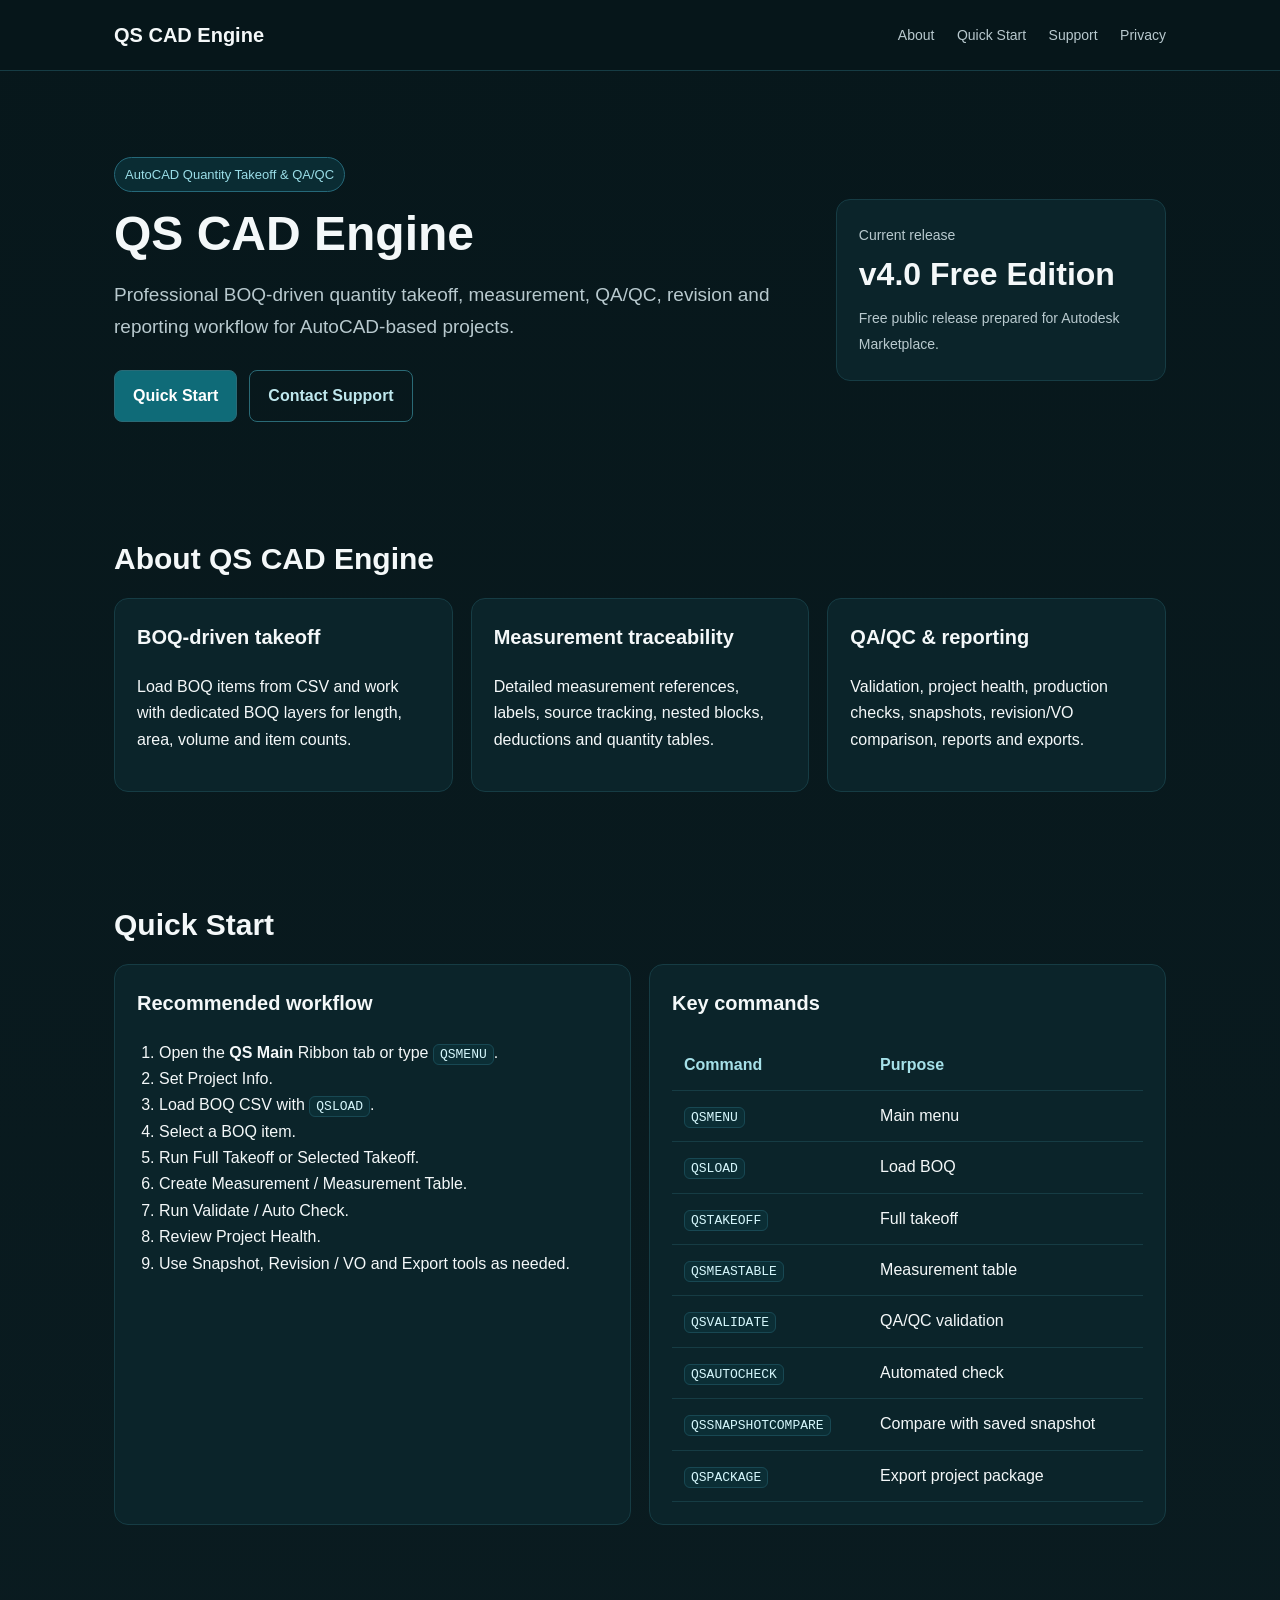
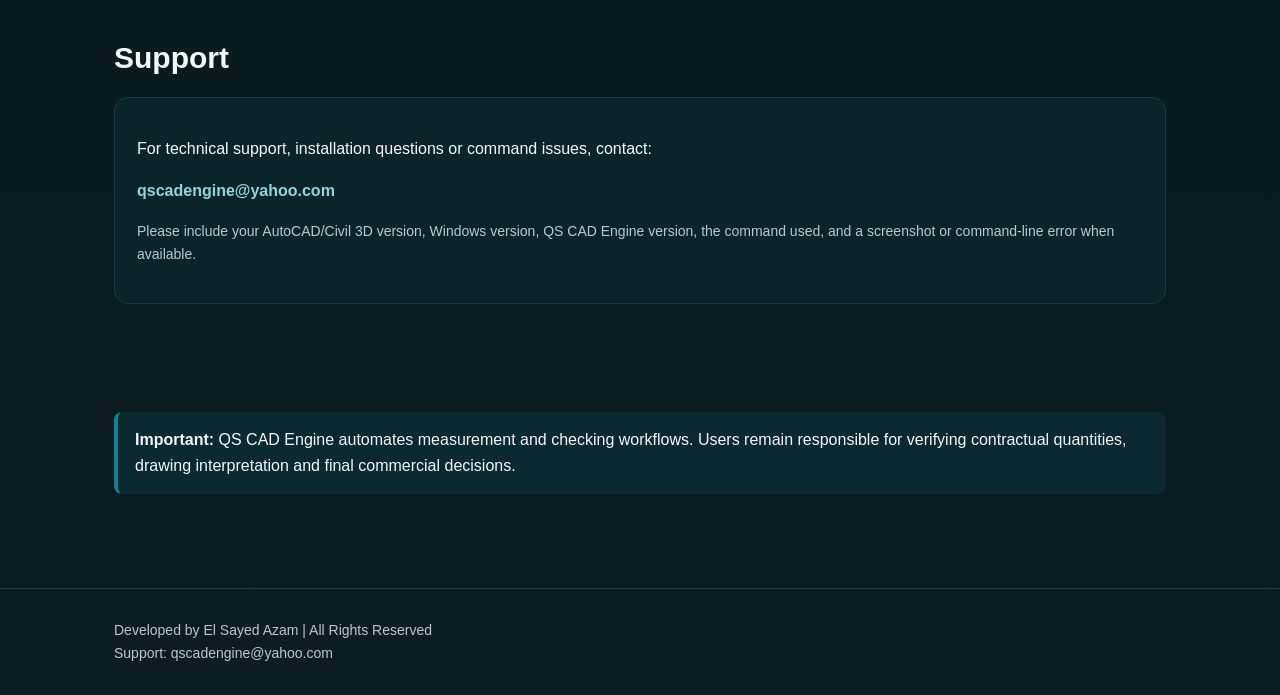
<file: index.html>
<!doctype html>
<html lang="en">
<head>
<meta charset="utf-8">
<meta name="viewport" content="width=device-width,initial-scale=1">
<meta name="description" content="QS CAD Engine support, quick start, privacy and product information.">
<title>QS CAD Engine Support</title>
<link rel="stylesheet" href="styles.css">
</head>
<body>
<header>
  <div class="container nav">
    <div class="brand">QS CAD Engine</div>
    <nav>
      <a href="#about">About</a>
      <a href="#quickstart">Quick Start</a>
      <a href="#support">Support</a>
      <a href="privacy.html">Privacy</a>
    </nav>
  </div>
</header>
<main>
<section class="hero">
  <div class="container hero-grid">
    <div>
      <span class="badge">AutoCAD Quantity Takeoff & QA/QC</span>
      <h1>QS CAD Engine</h1>
      <p class="lead">Professional BOQ-driven quantity takeoff, measurement, QA/QC, revision and reporting workflow for AutoCAD-based projects.</p>
      <div class="actions">
        <a class="btn" href="#quickstart">Quick Start</a>
        <a class="btn secondary" href="mailto:qscadengine@yahoo.com">Contact Support</a>
      </div>
    </div>
    <div class="card status">
      <span class="small">Current release</span>
      <strong>v4.0 Free Edition</strong>
      <span class="small">Free public release prepared for Autodesk Marketplace.</span>
    </div>
  </div>
</section>
<section id="about">
  <div class="container">
    <h2>About QS CAD Engine</h2>
    <div class="grid3">
      <div class="card"><h3>BOQ-driven takeoff</h3><p>Load BOQ items from CSV and work with dedicated BOQ layers for length, area, volume and item counts.</p></div>
      <div class="card"><h3>Measurement traceability</h3><p>Detailed measurement references, labels, source tracking, nested blocks, deductions and quantity tables.</p></div>
      <div class="card"><h3>QA/QC & reporting</h3><p>Validation, project health, production checks, snapshots, revision/VO comparison, reports and exports.</p></div>
    </div>
  </div>
</section>
<section id="quickstart">
  <div class="container">
    <h2>Quick Start</h2>
    <div class="grid2">
      <div class="card">
        <h3>Recommended workflow</h3>
        <ol>
          <li>Open the <strong>QS Main</strong> Ribbon tab or type <code>QSMENU</code>.</li>
          <li>Set Project Info.</li>
          <li>Load BOQ CSV with <code>QSLOAD</code>.</li>
          <li>Select a BOQ item.</li>
          <li>Run Full Takeoff or Selected Takeoff.</li>
          <li>Create Measurement / Measurement Table.</li>
          <li>Run Validate / Auto Check.</li>
          <li>Review Project Health.</li>
          <li>Use Snapshot, Revision / VO and Export tools as needed.</li>
        </ol>
      </div>
      <div class="card">
        <h3>Key commands</h3>
        <table>
          <tr><th>Command</th><th>Purpose</th></tr>
          <tr><td><code>QSMENU</code></td><td>Main menu</td></tr>
          <tr><td><code>QSLOAD</code></td><td>Load BOQ</td></tr>
          <tr><td><code>QSTAKEOFF</code></td><td>Full takeoff</td></tr>
          <tr><td><code>QSMEASTABLE</code></td><td>Measurement table</td></tr>
          <tr><td><code>QSVALIDATE</code></td><td>QA/QC validation</td></tr>
          <tr><td><code>QSAUTOCHECK</code></td><td>Automated check</td></tr>
          <tr><td><code>QSSNAPSHOTCOMPARE</code></td><td>Compare with saved snapshot</td></tr>
          <tr><td><code>QSPACKAGE</code></td><td>Export project package</td></tr>
        </table>
      </div>
    </div>
  </div>
</section>
<section id="support">
  <div class="container">
    <h2>Support</h2>
    <div class="card">
      <p>For technical support, installation questions or command issues, contact:</p>
      <p><strong><a href="mailto:qscadengine@yahoo.com">qscadengine@yahoo.com</a></strong></p>
      <p class="small">Please include your AutoCAD/Civil 3D version, Windows version, QS CAD Engine version, the command used, and a screenshot or command-line error when available.</p>
    </div>
  </div>
</section>
<section><div class="container"><div class="note"><strong>Important:</strong> QS CAD Engine automates measurement and checking workflows. Users remain responsible for verifying contractual quantities, drawing interpretation and final commercial decisions.</div></div></section>
</main>
<footer><div class="container"><div>Developed by El Sayed Azam | All Rights Reserved</div><div class="small">Support: qscadengine@yahoo.com</div></div></footer>
</body>
</html>
</file>
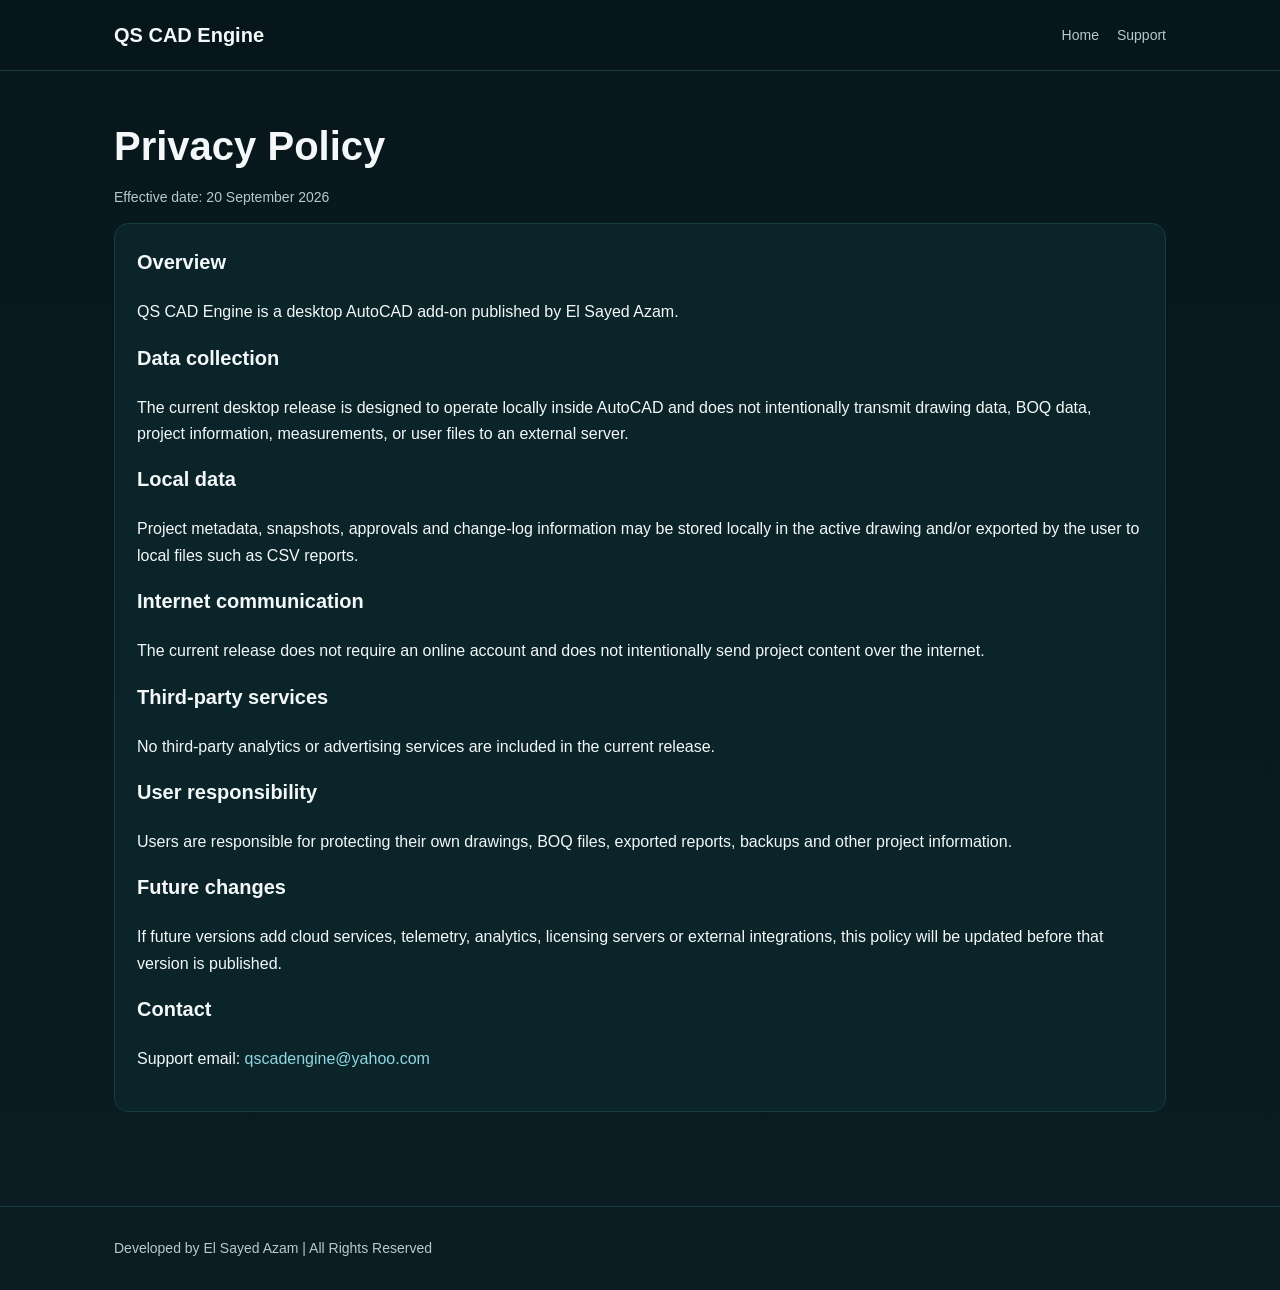
<file: privacy.html>
<!doctype html>
<html lang="en">
<head>
<meta charset="utf-8">
<meta name="viewport" content="width=device-width,initial-scale=1">
<title>QS CAD Engine Privacy Policy</title>
<link rel="stylesheet" href="styles.css">
</head>
<body>
<header><div class="container nav"><div class="brand">QS CAD Engine</div><nav><a href="index.html">Home</a><a href="mailto:qscadengine@yahoo.com">Support</a></nav></div></header>
<main><section><div class="container">
<h1 style="font-size:40px">Privacy Policy</h1>
<p class="small">Effective date: 20 September 2026</p>
<div class="card">
<h3>Overview</h3><p>QS CAD Engine is a desktop AutoCAD add-on published by El Sayed Azam.</p>
<h3>Data collection</h3><p>The current desktop release is designed to operate locally inside AutoCAD and does not intentionally transmit drawing data, BOQ data, project information, measurements, or user files to an external server.</p>
<h3>Local data</h3><p>Project metadata, snapshots, approvals and change-log information may be stored locally in the active drawing and/or exported by the user to local files such as CSV reports.</p>
<h3>Internet communication</h3><p>The current release does not require an online account and does not intentionally send project content over the internet.</p>
<h3>Third-party services</h3><p>No third-party analytics or advertising services are included in the current release.</p>
<h3>User responsibility</h3><p>Users are responsible for protecting their own drawings, BOQ files, exported reports, backups and other project information.</p>
<h3>Future changes</h3><p>If future versions add cloud services, telemetry, analytics, licensing servers or external integrations, this policy will be updated before that version is published.</p>
<h3>Contact</h3><p>Support email: <a href="mailto:qscadengine@yahoo.com">qscadengine@yahoo.com</a></p>
</div>
</div></section></main>
<footer><div class="container">Developed by El Sayed Azam | All Rights Reserved</div></footer>
</body>
</html>
</file>
<file: styles.css>
:root{--bg:#07171B;--panel:#0B242A;--teal:#0F6B78;--teal2:#147F90;--text:#F4F8F9;--muted:#B8C9CE;--line:#163C44}
*{box-sizing:border-box}html{scroll-behavior:smooth}body{margin:0;font-family:Segoe UI,Arial,sans-serif;background:linear-gradient(180deg,#07171B 0%,#0B1D22 100%);color:var(--text);line-height:1.65}
a{color:#8ED6E0;text-decoration:none}a:hover{text-decoration:underline}.container{max-width:1100px;margin:auto;padding:0 24px}
header{position:sticky;top:0;z-index:20;background:rgba(7,23,27,.94);border-bottom:1px solid var(--line);backdrop-filter:blur(8px)}
.nav{display:flex;align-items:center;justify-content:space-between;gap:20px;min-height:70px}.brand{font-weight:700;font-size:20px}nav a{margin-left:18px;color:var(--muted);font-size:14px}
.hero{padding:86px 0 58px}.hero-grid{display:grid;grid-template-columns:1.35fr .65fr;gap:36px;align-items:center}.badge{display:inline-block;padding:6px 10px;border:1px solid #256879;border-radius:99px;color:#9ADDE7;background:#0A2C33;font-size:13px;margin-bottom:16px}
h1{font-size:48px;line-height:1.08;margin:0 0 18px}h2{font-size:30px;margin:0 0 14px}h3{font-size:20px;margin-top:0}.lead{font-size:19px;color:var(--muted);max-width:760px}
.actions{margin-top:28px;display:flex;flex-wrap:wrap;gap:12px}.btn{display:inline-block;padding:12px 18px;border-radius:8px;border:1px solid #2A6A76;background:var(--teal);color:white;font-weight:600}.btn.secondary{background:transparent;color:#BFE8EE}
.card{background:var(--panel);border:1px solid var(--line);border-radius:14px;padding:22px}.status strong{font-size:32px;display:block;margin-bottom:4px}
section{padding:54px 0}.grid3{display:grid;grid-template-columns:repeat(3,1fr);gap:18px}.grid2{display:grid;grid-template-columns:repeat(2,1fr);gap:18px}
ul,ol{padding-left:22px}code{background:#0B2E35;border:1px solid #184853;border-radius:6px;padding:2px 6px;color:#D6F7FC}
table{width:100%;border-collapse:collapse;margin-top:14px}th,td{padding:12px;border-bottom:1px solid var(--line);text-align:left}th{color:#A6E1E9}
.note{border-left:4px solid var(--teal2);background:#0A2930;padding:15px 17px;border-radius:8px}
footer{border-top:1px solid var(--line);margin-top:40px;padding:30px 0;color:var(--muted);font-size:14px}.small{font-size:14px;color:var(--muted)}
@media(max-width:800px){.hero-grid,.grid3,.grid2{grid-template-columns:1fr}h1{font-size:38px}nav{display:none}}
</file>
